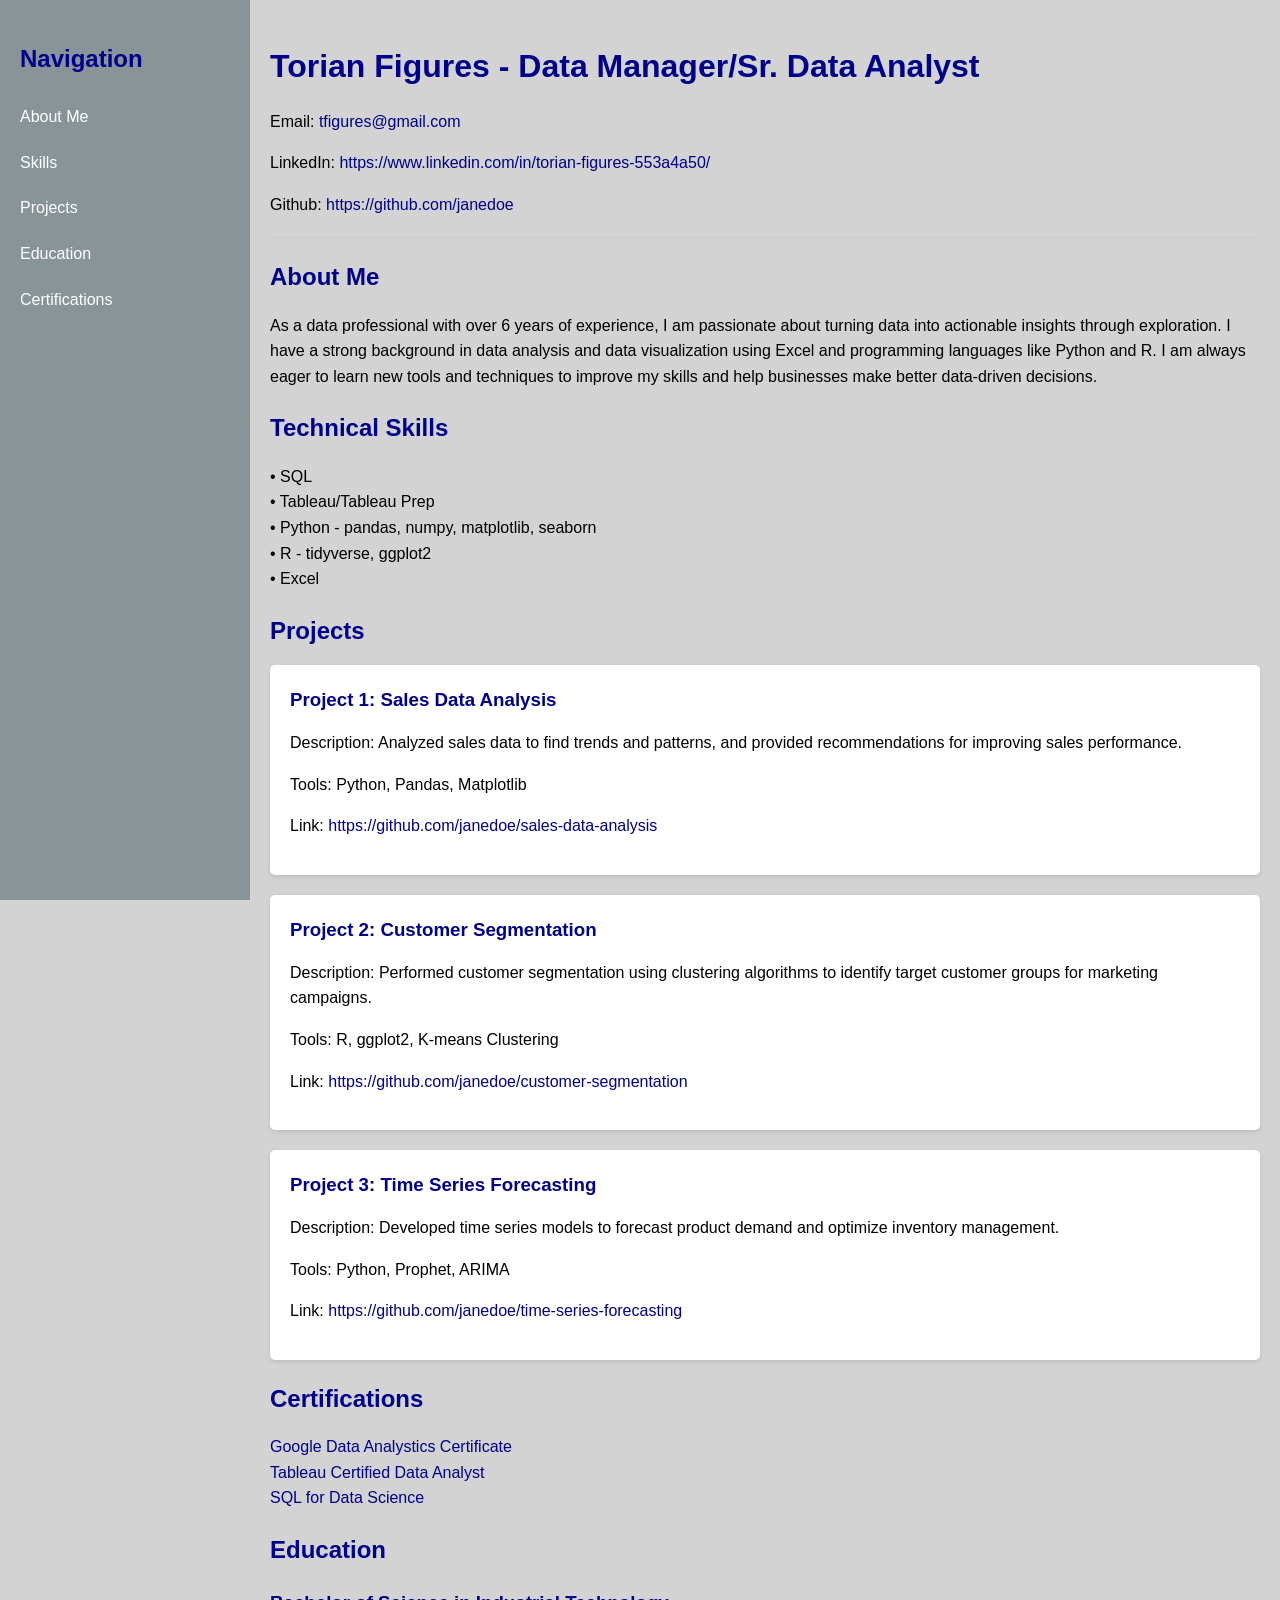
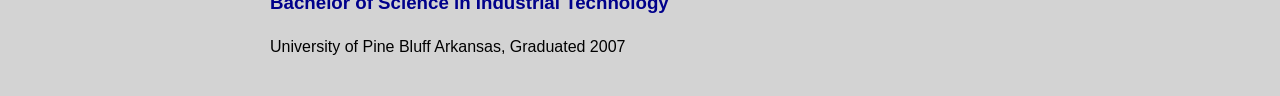
<file: index.html>
<!DOCTYPE html>
<html lang="en">
<head>
    <meta charset="UTF-8">
    <meta name="viewport" content="width=device-width, initial-scale=1.0">
    <title>Torian's Portfolio</title>
    <style>
        * {
            box-sizing: border-box;
        }
        body {
            font-family: Arial, sans-serif;
            line-height: 1.6;
            margin: 0;
            background-color: #D3D3D3;
        }
        h1, h2, h3 {
            color: darkblue;
            margin-bottom: 15px;
        }
        ul {
            list-style-type: none;
            padding-left: 0;
        }
        li {
            padding: 5px 1;
        }
        a {
            text-decoration: none;
            color: darkblue;
        }
        a:hover {
            color: #333;
        }
        hr {
            border: 0;
            border-top: 1px solid #ccc;
            margin: 20px 0;
        }
        .project {
            background-color: #fff;
            padding: 20px;
            margin-bottom: 20px;
            border-radius: 5px;
            box-shadow: 0 2px 4px rgba(0, 0, 0, 0.1);
        }
        .project h3 {
            margin-top: 0;
        }
        .project-description {
            margin: 10px 0;
        }
        .container {
            display: flex;
        }
        .sidebar {
            background-color: #899499;
            width: 250px;
            padding: 20px;
            height: 100vh;
            position: fixed;
        }
        .sidebar ul {
            padding-left: 0;
        }
        .sidebar li {
            padding: 10px 0;
        }
        .sidebar a {
            color: #fff;
        }
        .sidebar a:hover {
            color: darkblue;
        }
        .main-content {
            margin-left: 250px;
            padding: 20px;
            max-width: calc(100% - 250px);
        }
    </style>
</head>
<body>

    <div class="container">
        <div class="sidebar">
            <h2>Navigation</h2>
            <ul>
                <li><a href="#about">About Me</a></li>
                <li><a href="#skills">Skills</a></li>
                <li><a href="#projects">Projects</a></li>
                <li><a href="#education">Education</a></li>
                <li><a href="#certifications">Certifications</a></li>
            </ul>
        </div>
        <div class="main-content">
            <h1>Torian Figures - Data Manager/Sr. Data Analyst</h1>
            <p>Email: <a href="mailto:tfigures@gmail">tfigures@gmail.com</a></p>
            <p>LinkedIn: <a href="https://www.linkedin.com/in/torian-figures-553a4a50/" target="_blank">https://www.linkedin.com/in/torian-figures-553a4a50/</a></p>
            <p>Github: <a href="https://github.com/janedoe" target="_blank">https://github.com/janedoe</a></p>

            <hr>

            <h2 id="about">About Me</h2>
            <p>As a data professional with over 6 years of experience, I am passionate about turning data into actionable insights through exploration. I have a strong background in data analysis and data visualization using Excel and programming languages like Python and R. I am always eager to learn new tools and techniques to improve my skills and help businesses make better data-driven decisions.</p>

            <h2 id="skills">Technical Skills</h2>
            <ul>
                <li>&bull; SQL</li>
                <li>&bull; Tableau/Tableau Prep</li>
                <li>&bull; Python - pandas, numpy, matplotlib, seaborn</li>
                <li>&bull; R - tidyverse, ggplot2</li>
                <li>&bull; Excel</li>                
            </ul>

            <h2 id="projects">Projects</h2>
            <div class="project">
                <h3>Project 1: Sales Data Analysis</h3>
                <p class="project-description">Description: Analyzed sales data to find trends and patterns, and provided recommendations for improving sales performance.</p>
                <p>Tools: Python, Pandas, Matplotlib</p>
                <p>Link: <a href="https://github.com/janedoe/sales-data-analysis" target="_blank">https://github.com/janedoe/sales-data-analysis</a></p>
            </div>

            <div class="project">
                <h3>Project 2: Customer Segmentation</h3>
                <p class="project-description">Description: Performed customer segmentation using clustering algorithms to identify target customer groups for marketing campaigns.</p>
                <p>Tools: R, ggplot2, K-means Clustering</p>
                <p>Link: <a href="https://github.com/janedoe/customer-segmentation" target="_blank">https://github.com/janedoe/customer-segmentation</a></p>
            </div>

            <div class="project">
                <h3>Project 3: Time Series Forecasting</h3>
                <p class="project-description">Description: Developed time series models to forecast product demand and optimize inventory management.</p>
                <p>Tools: Python, Prophet, ARIMA</p>
                <p>Link: <a href="https://github.com/janedoe/time-series-forecasting" target="_blank">https://github.com/janedoe/time-series-forecasting</a></p>
            </div>

            <h2 id="certifications">Certifications</h2>
            <ul>
                <li><a href="https://www.credly.com/badges/ecedea81-7fd8-458c-bbbb-02113514f3b5/public_url" target="_blank">Google Data Analystics Certificate</a></li>
                <li><a href="https://www.credly.com/badges/0613fdb1-ffc5-40b9-b130-a0001304e4bd/linked_in_profile" target = "_blank">Tableau Certified Data Analyst</a></li>
                <li><a href="https://www.coursera.org/account/accomplishments/certificate/8DWBFM5MSQYF" target="_blank">SQL for Data Science</a></li>
            </ul>

            <h2 id="education">Education</h2>
            <h3>Bachelor of Science in Industrial Technology</h3>
            <p>University of Pine Bluff Arkansas, Graduated 2007</p>



            </div> <!-- Closing main-content div -->
            </div> <!-- Closing container div -->

</body>
</html>
</file>
